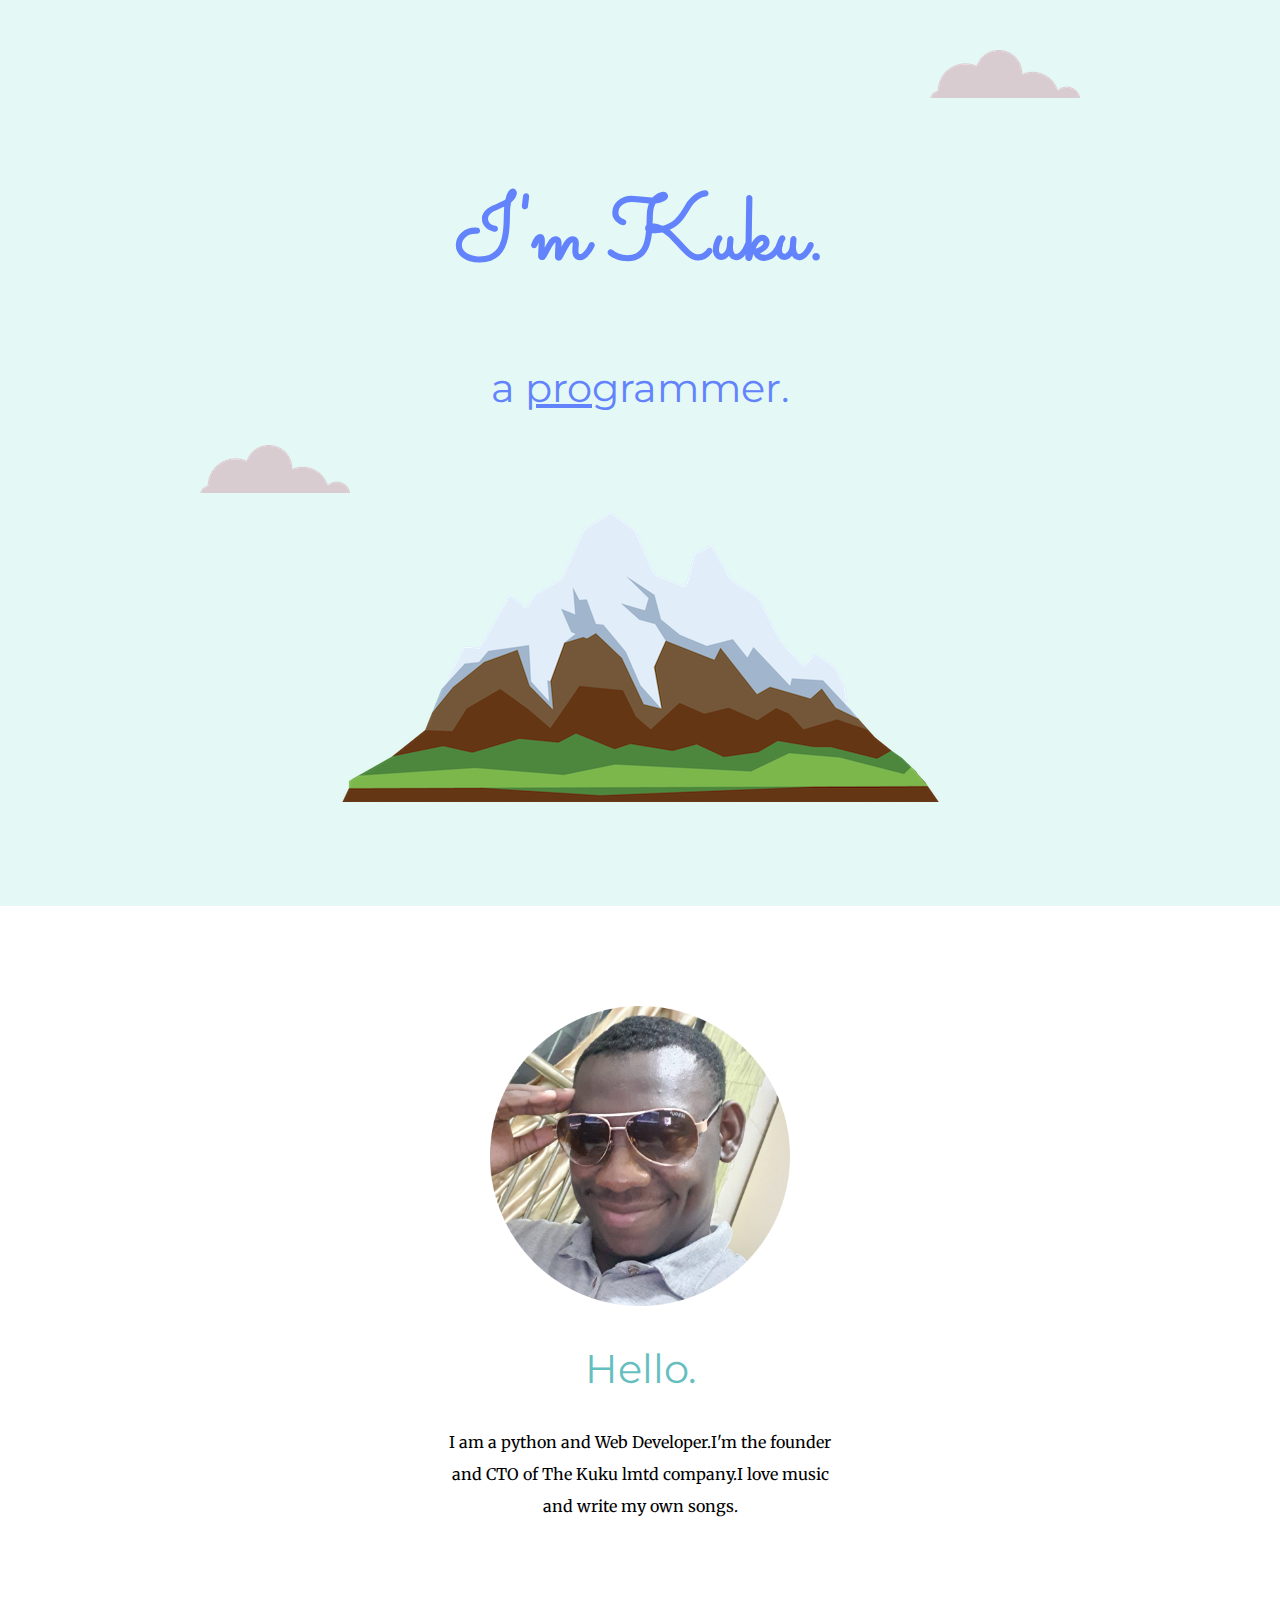
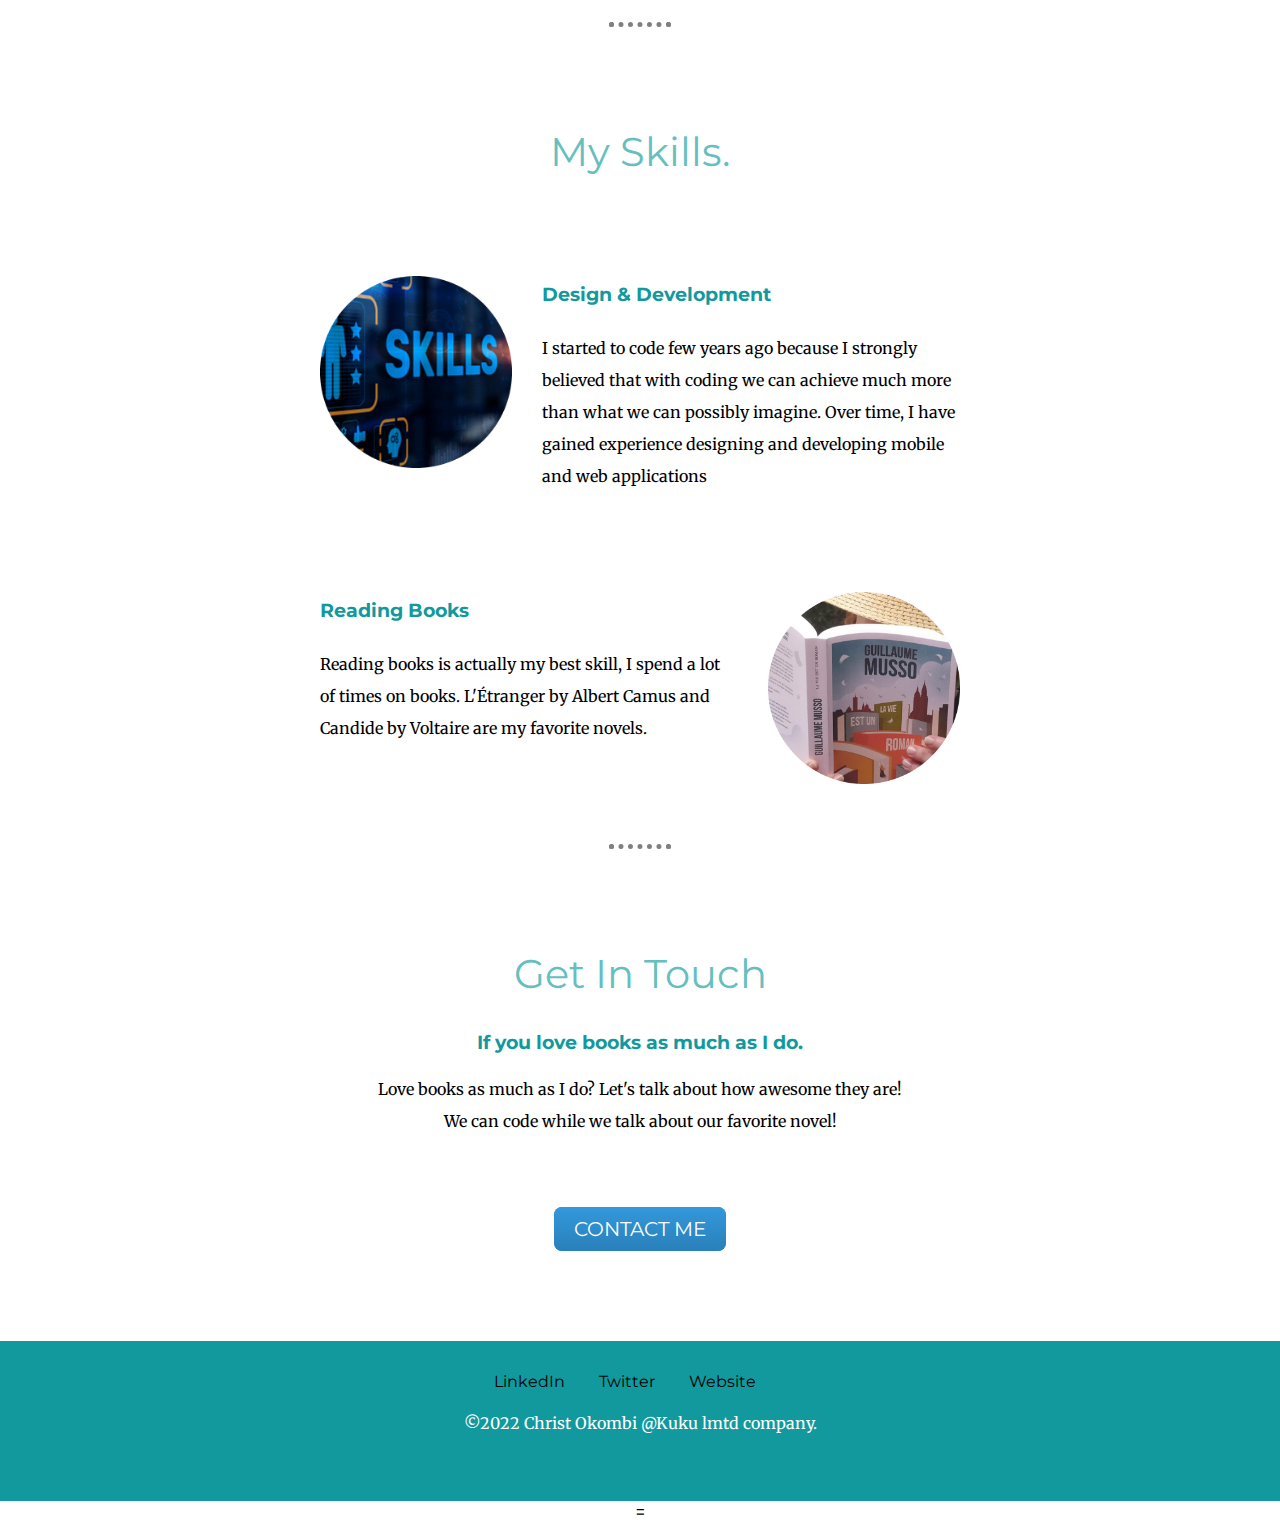
<file: index.html>
<!DOCTYPE html>
<html lang="en" dir="ltr">

<head>
  <meta charset="utf-8">
  <title>Christ Okombi</title>
  <link rel="stylesheet" href="css/styles.css">
  <link rel="icon" href="favicon-32x32.png">
  <link rel="preconnect" href="https://fonts.googleapis.com">
  <link rel="preconnect" href="https://fonts.gstatic.com" crossorigin>
  <link href="https://fonts.googleapis.com/css2?family=Merriweather&family=Montserrat&family=Sacramento&display=swap" rel="stylesheet">
</head>

<body>
    <div class="top-container">
    <img class="top-cloud" src="cloud.png" alt="cloud-img">
    <h1>I'm Kuku.</h1>
    <h2 class="me">a <span class="pro">pro</span>grammer.</h2>
    <img class="bottom-cloud" src="cloud.png" alt="cloud-img">
    <img src="mountain.png" alt="mountain-png">
  </div>
    <div class="middle-container">
      <div class="profile">
        <img src="kuku.png" width="300px" height="300px" alt="">
        <h2>Hello.</h2>
        <p class="intro" >I am a python and Web Developer.I'm the founder and CTO of The Kuku lmtd company.I love music and write my own songs. </p>
      </div>
      <hr>
      <div class="skills">
        <h2>My Skills.</h2>
        <div class="skill-row">
          <img class="image1" src="skills.png" width="120px" height="200px" alt="">
          <h3>Design & Development</h3>
          <p>I started to code  few years ago because I strongly believed that with coding we can achieve much more than what we can possibly imagine. Over time, I have gained experience designing and developing mobile and web applications</p>
        </div>
        <div class="skill-row">
          <img class="image2" src="book.png" width="120px" height="200px" alt="">
          <h3>Reading Books</h3>
          <p>Reading books is actually my best skill, I spend a lot of times on books. L'Étranger by Albert Camus and Candide by Voltaire are my favorite novels.</p>
        </div>
      </div>
      <hr>
      <div class="contact-me">
        <h2>Get In Touch</h2>
        <h3>If you love books as much as I do.</h3>
        <p class="contact-message">Love books as much as I do? Let's talk about how awesome they are! <br>We can code while we talk about our favorite novel!</p>
        <a class="btn" href="contact-me.html">CONTACT ME</a>
      </div>
    </div>


    <div class="bottom-container">
      <a class="footer-link" href="https://www.linkedin.com/">LinkedIn</a>
      <a class="footer-link" href="https://twitter.com/">Twitter</a>
      <a class="footer-link" href="https://www.appbrewery.co/">Website</a>
      <p class="bottom-container-p">©2022 Christ Okombi @Kuku lmtd company.</p>
    </div>
=</body>

</html>
</file>
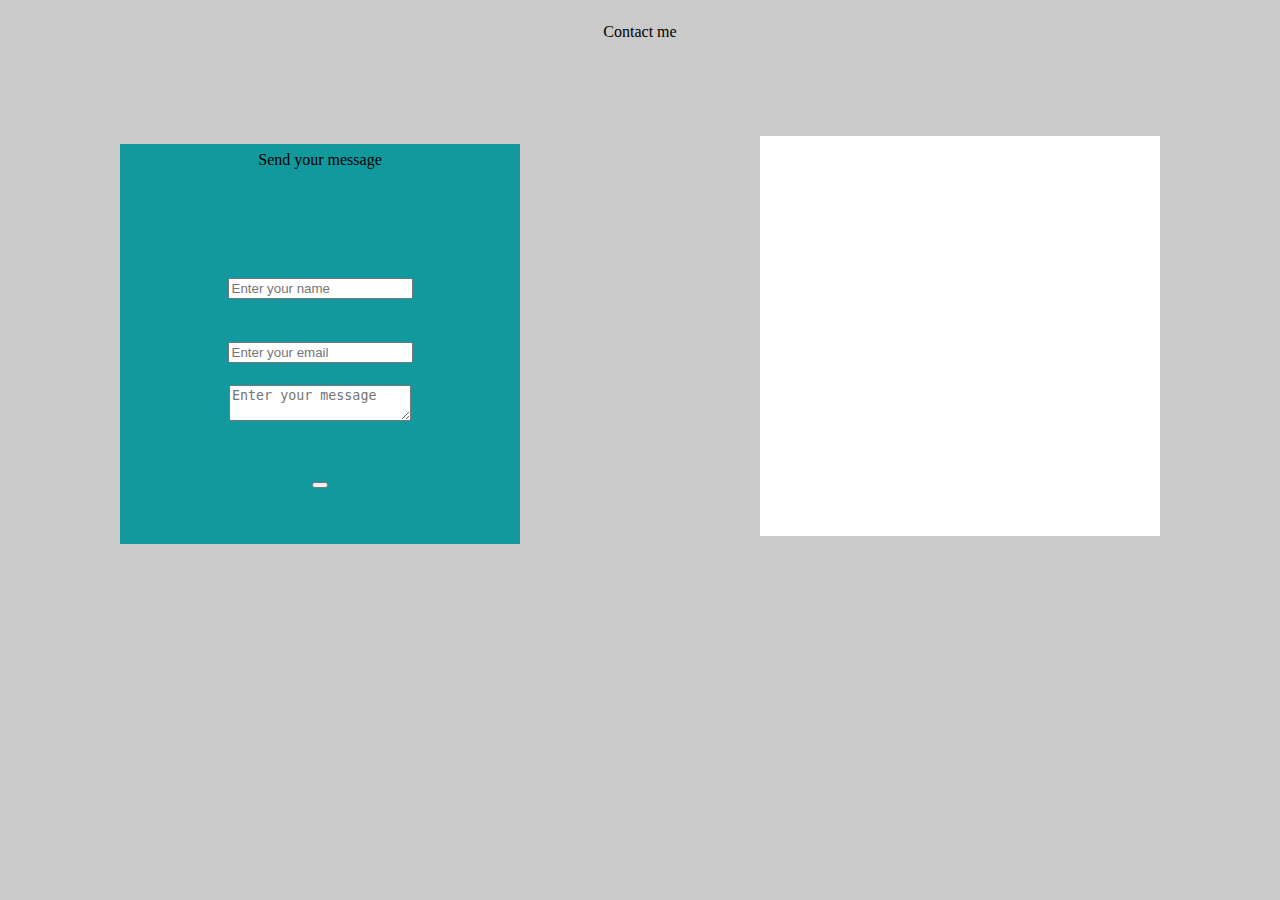
<file: contact-me.html>
<!DOCTYPE html>
<html lang="en" dir="ltr">
  <head>
    <meta charset="utf-8">
    <title>Contact me</title>
    <link rel="stylesheet" href="css/styles.css">
  </head>
  <body class="contactBody">
    <p>Contact me</p>
    <div class="content">
      <form class="container" action="index.html" method="post">
        <div class="contact-div">
          <p>Send your message</p>
          <div class="div1">
            <input type="text" placeholder="Enter your name" required>
          </div>
          <div class="div2">
            <input type="email" placeholder="Enter your email">
          </div>
          <div class="div3">
            <textarea name="name" placeholder="Enter your message"></textarea>
          </div>
          <div class="div4">
            <button type="submit" name="Send"></button>
          </div>
        </div>
      </form>
      <div class="other">

      </div>
    </div>
  </body>
</html>
</file>
<file: css/styles.css>
a{
  color: black;
  text-decoration: none;
  font-family: 'Montserrat', sans-serif;
}
a:hover{
  color: white;
}

.top-container {
  position: relative;
  background-color: #E4F9F5;
  padding: 100px;
}

body {
  margin: 0;
  text-align: center;
  font-family: 'Merriweather', serif;
}

.pro {
  text-decoration: underline;
}
.me{
  color: #6283FC;
}
h1 {
  color: #6283FC;
  font-size: 562.5%;
  font-family: 'Sacramento', cursive;
  margin: 50px auto 0 auto ;
  line-height: 2;

}

h2 {
  color: #66BFBF;
  font-family: 'Montserrat', sans-serif;
  font-size: 2.5rem;
  font-weight: normal;
}

h3 {
  color: #11999E;
  font-family: 'Montserrat', sans-serif;
}
p{
  line-height: 2;
  margin-bottom: 80px;
}
hr{
  border-color: gray;
  border-style: dotted;
  border-top: 0;
  width: 4%;
  border-width: 5px;
  margin: 100px auto;
}

.top-cloud {
  position: absolute;
  right: 200px;
  top: 50px;
}

.bottom-cloud {
  position: absolute;
  left: 200px;
}
.image1{
  width: 30%;
  height: 30%;
  float: left;
  margin-right: 30px;
}
.image2{
  width: 30%;
    height: 30%;
  float: right;
  margin-left: 30px;
}
.intro{
  width: 30%;
  margin: auto;
}

.skill-row{
  width: 50%;
  margin: 100px auto 100px auto;
  text-align: left;
  line-height: 2;
}
.btn {
  background: #3498db;
  background-image: -webkit-linear-gradient(top, #3498db, #2980b9);
  background-image: -moz-linear-gradient(top, #3498db, #2980b9);
  background-image: -ms-linear-gradient(top, #3498db, #2980b9);
  background-image: -o-linear-gradient(top, #3498db, #2980b9);
  background-image: linear-gradient(to bottom, #3498db, #2980b9);
  -webkit-border-radius: 8;
  -moz-border-radius: 8;
  border-radius: 8px;
  font-family: 'Montserrat', sans-serif;
  color: #ffff;
  font-size: 20px;
  padding: 10px 20px 10px 20px;
  text-decoration: none;
}

.btn:hover {
  background: #11999E;
  background-image: -webkit-linear-gradient(top, #11999E, #16354a);
  background-image: -moz-linear-gradient(top, #11999E, #16354a);
  background-image: -ms-linear-gradient(top, #11999E, #16354a);
  background-image: -o-linear-gradient(top, #11999E, #16354a);
  background-image: linear-gradient(to bottom, #11999E, #16354a);
  text-decoration: none;
}
.bottom-container-p{
  color: white;
}
.middle-container{
  margin: 100px auto;
}
.bottom-container{
  padding: 30px;
  background-color: #11999E;
  height: 100px;
}
.footer-link{
  margin-right: 30px;
}
.contactBody{
    background-color: #cacaca;
}
.content{

  display: flex;
  justify-content: space-around;
  align-items: center;


}
.contact-div{
  background-color: #11999E;
  width: 400px;
  height: 400px;
  line-height: 4;
}
.other{
  background-color: white;
  width: 400px;
  height: 400px;

}

#title{
  background-color: #ff4c68;
}
</file>
